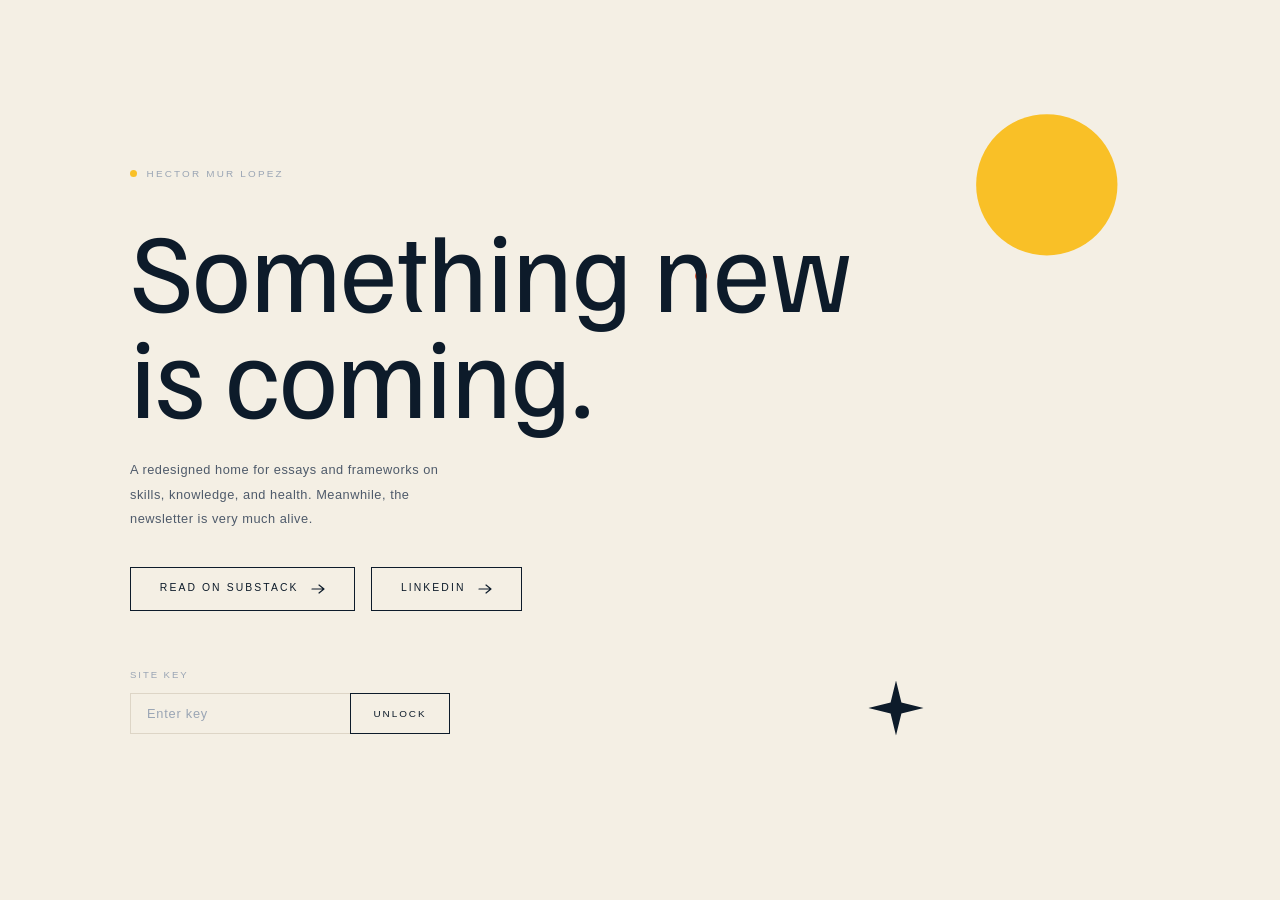
<file: index.html>
<!DOCTYPE html>
<html lang="en" data-motion="bold">
<head>
  <meta charset="UTF-8" />
  <meta name="viewport" content="width=device-width, initial-scale=1.0"/>
  <meta http-equiv="Content-Security-Policy" content="default-src 'self'; script-src 'self' https://gc.zgo.at; connect-src 'self' https://hmurlopez.goatcounter.com; img-src 'self' data: https://hmurlopez.goatcounter.com; frame-src https://hectormurlopez.substack.com; style-src 'self'; font-src 'self'; base-uri 'none'; form-action 'none'"/>
  <meta name="description" content="Hector Mur Lopez — writer and builder. Essays and frameworks on skills, knowledge, and health: how ordinary people create extraordinary lives."/>
  <!-- GATE: remove this noindex when the site launches publicly -->
  <meta name="robots" content="noindex"/>
  <title>Hector Mur Lopez</title>
  <link rel="icon" type="image/svg+xml" href="/icon.svg"/>
  <link rel="preload" href="/fonts/familjen-grotesk-latin-400-normal.woff2" as="font" type="font/woff2" crossorigin/>
  <link rel="stylesheet" href="/styles.css"/>

  <!-- Open Graph -->
  <meta property="og:type"        content="website"/>
  <meta property="og:url"         content="https://hectormurlopez.com"/>
  <meta property="og:title"       content="Hector Mur Lopez"/>
  <meta property="og:description" content="Writer and builder. Essays and frameworks on skills, knowledge, and health — how ordinary people create extraordinary lives."/>
  <meta property="og:image"       content="https://hectormurlopez.com/og-image.svg"/>
</head>
<body>

  <!-- GATE: coming-soon screen. To launch the site publicly, delete this
       whole #gate block and the noindex meta above — main.js boots the
       full site automatically when no gate is present. -->
  <div id="gate" class="gate">
    <div class="gate-art" aria-hidden="true">
      <svg class="gate-shape gate-sun" viewBox="0 0 100 100" focusable="false">
        <circle cx="50" cy="50" r="46" fill="#f9c027"/>
      </svg>
      <svg class="gate-shape gate-star" viewBox="0 0 100 100" focusable="false">
        <path d="M50 4 L59 41 L96 50 L59 59 L50 96 L41 59 L4 50 L41 41 Z" fill="#0d1b2a"/>
      </svg>
      <svg class="gate-shape gate-dot" viewBox="0 0 14 14" focusable="false">
        <circle cx="7" cy="7" r="7" fill="#d94f2b"/>
      </svg>
    </div>
    <div class="gate-content">
      <p class="gate-tag">Hector Mur Lopez</p>
      <h1 class="gate-title">Something new<br>is coming.</h1>
      <p class="gate-sub">A redesigned home for essays and frameworks on skills, knowledge, and health. Meanwhile, the newsletter is very much alive.</p>
      <div class="gate-links">
        <a class="hero-cta" href="https://hectormurlopez.substack.com" target="_blank" rel="noopener">
          Read on Substack
          <svg width="14" height="10" viewBox="0 0 14 10" fill="none" aria-hidden="true" focusable="false">
            <path d="M1 5h12M8 1l5 4-5 4" stroke="currentColor" stroke-width="1.2" stroke-linecap="round" stroke-linejoin="round"/>
          </svg>
        </a>
        <a class="hero-cta" href="https://www.linkedin.com/in/hector-mur-lopez/" target="_blank" rel="noopener">
          LinkedIn
          <svg width="14" height="10" viewBox="0 0 14 10" fill="none" aria-hidden="true" focusable="false">
            <path d="M1 5h12M8 1l5 4-5 4" stroke="currentColor" stroke-width="1.2" stroke-linecap="round" stroke-linejoin="round"/>
          </svg>
        </a>
      </div>
      <form class="gate-form" autocomplete="off">
        <label class="gate-label" for="gate-key">Site key</label>
        <div class="gate-row">
          <input class="gate-input" id="gate-key" type="password" name="key" placeholder="Enter key"/>
          <button class="gate-btn" type="submit">Unlock</button>
        </div>
        <p class="gate-error" hidden>That's not it — check the key and try again.</p>
      </form>
    </div>
  </div>

  <a class="skip-link" href="#main" hidden>Skip to content</a>

  <nav hidden>
    <div class="nav-left">
      <svg class="nav-progress" viewBox="0 0 32 32" aria-hidden="true" focusable="false">
        <circle cx="16" cy="16" r="13" fill="none" stroke="#ddd5c6" stroke-width="3.5"/>
        <circle class="nav-progress-fill" cx="16" cy="16" r="13" fill="none" stroke="#f9c027" stroke-width="3.5" stroke-linecap="round" transform="rotate(-90 16 16)"/>
      </svg>
      <a class="nav-name" href="#">Hector Mur Lopez</a>
    </div>
    <ul class="nav-links">
      <li><a href="#about">About</a></li>
      <li><a href="#portfolio">Portfolio</a></li>
      <li><a href="#writing">Writing</a></li>
      <li><a href="#contact">Contact</a></li>
    </ul>
  </nav>

  <main id="main" hidden>

  <!-- HERO -->
  <header class="hero">
    <div class="hero-art" aria-hidden="true">
      <svg class="shape shape-sun" viewBox="0 0 100 100" focusable="false">
        <circle cx="50" cy="50" r="46" fill="#f9c027"/>
      </svg>
      <svg class="shape shape-orbit" viewBox="0 0 100 100" focusable="false">
        <g class="orbit-group">
          <circle class="drawable" cx="50" cy="50" r="45" fill="none" stroke="#4a8fc4" stroke-width="2.5"/>
          <circle cx="50" cy="5" r="4.5" fill="#d94f2b"/>
        </g>
      </svg>
      <svg class="shape shape-star" viewBox="0 0 100 100" focusable="false">
        <path d="M50 4 L59 41 L96 50 L59 59 L50 96 L41 59 L4 50 L41 41 Z" fill="#0d1b2a"/>
      </svg>
      <svg class="shape shape-crescent" viewBox="0 0 100 100" focusable="false">
        <path d="M62 8 A44 44 0 1 0 62 92 A35 35 0 1 1 62 8 Z" fill="#d94f2b"/>
      </svg>
      <svg class="shape shape-blob" viewBox="0 0 110 100" focusable="false">
        <path d="M22 62 C8 34 36 8 62 14 C94 21 104 52 86 74 C66 96 34 92 22 62 Z" fill="#4a8fc4"/>
      </svg>
      <svg class="shape shape-dot" viewBox="0 0 14 14" focusable="false">
        <circle cx="7" cy="7" r="7" fill="#d94f2b"/>
      </svg>
      <svg class="shape shape-squiggle" viewBox="0 0 100 50" focusable="false">
        <path class="drawable" d="M4 26 C18 4 32 46 48 26 C64 6 78 46 96 24" fill="none" stroke="#0d1b2a" stroke-width="2.5" stroke-linecap="round"/>
      </svg>
    </div>
    <div class="hero-content">
      <p class="hero-tag">Personal Site</p>
      <h1 id="hero-title">Revolutionizing<br>the world <span class="dim">through</span><br>self-discovery.</h1>
      <div class="hero-body">
        <p class="hero-desc">Building systems for growth across the only three assets that can withstand all uncertainty.</p>
        <a href="#about" class="hero-cta">
          Explore
          <svg width="14" height="10" viewBox="0 0 14 10" fill="none" aria-hidden="true" focusable="false">
            <path class="drawable" d="M1 5h12M8 1l5 4-5 4" stroke="currentColor" stroke-width="1.2" stroke-linecap="round" stroke-linejoin="round"/>
          </svg>
        </a>
      </div>
    </div>
  </header>

  <div class="rule"></div>

  <!-- ABOUT -->
  <section class="section about-section" id="about" aria-labelledby="about-title">
    <span class="section-label">Who am I?</span>
    <h2 class="section-title" id="about-title">About Me</h2>
    <div class="about-body">
      <div class="about-bio">
        <p>I'm Hector, a writer and builder obsessed with one question: how do ordinary people create extraordinary lives?</p>
        <p>I spent years searching for shortcuts, only to find there are none. What there is, instead, is a method: build the right skills, acquire the right knowledge, and protect your health. Do that consistently, and compounding does the rest.</p>
        <p>Today I write, build, and share frameworks for deliberate growth. My goal is to close the gap between where you are and where you're capable of being, one honest idea at a time.</p>
        <p>I publish a weekly newsletter on Substack where I share the frameworks, ideas, and reflections that have shaped how I think and live. No noise, no hacks. Just the work.</p>
      </div>
      <div class="about-aside">
        <p class="about-highlight">"Create a positive spiral that changes the direction of your life."</p>
        <svg class="about-star" viewBox="0 0 44 44" aria-hidden="true" focusable="false">
          <path class="drawable" d="M22 3 L26 18 L41 22 L26 26 L22 41 L18 26 L3 22 L18 18 Z" fill="none" stroke="#f9c027" stroke-width="2.5" stroke-linejoin="round"/>
        </svg>
      </div>
    </div>
  </section>

  <div class="rule"></div>

  <!-- PILLARS -->
  <section class="section pillars-section" id="pillars" aria-label="The only three assets that matter">
    <span class="section-label">The Only 3 Assets that Matter</span>
    <ul class="pillars">
      <li class="pillar">
        <svg class="pillar-glyph" viewBox="0 0 34 34" aria-hidden="true" focusable="false">
          <circle class="drawable" cx="15" cy="19" r="11" fill="none" stroke="#0d1b2a" stroke-width="2"/>
          <path class="drawable" d="M20 14 L31 3" fill="none" stroke="#f9c027" stroke-width="2.5" stroke-linecap="round"/>
        </svg>
        <div class="pillar-index">01</div>
        <h3>Skills</h3>
        <p>Build an uncommon skillset through deliberate practice and lived experience.</p>
      </li>
      <li class="pillar">
        <svg class="pillar-glyph" viewBox="0 0 34 34" aria-hidden="true" focusable="false">
          <path class="drawable" d="M3 17 C8 8 26 8 31 17 C26 26 8 26 3 17 Z" fill="none" stroke="#0d1b2a" stroke-width="2" stroke-linejoin="round"/>
          <circle cx="17" cy="17" r="4" fill="#4a8fc4"/>
        </svg>
        <div class="pillar-index">02</div>
        <h3>Knowledge</h3>
        <p>Pay the ignorance debt that is stopping you from making the right decisions.</p>
      </li>
      <li class="pillar">
        <svg class="pillar-glyph" viewBox="0 0 34 34" aria-hidden="true" focusable="false">
          <path class="drawable" d="M4 29 A13 13 0 0 1 30 29" fill="none" stroke="#0d1b2a" stroke-width="2" stroke-linecap="round"/>
          <circle cx="17" cy="10" r="4" fill="#d94f2b"/>
        </svg>
        <div class="pillar-index">03</div>
        <h3>Health</h3>
        <p>Your body is your temple. If you don't treat it with respect, entropy will consume it.</p>
      </li>
    </ul>
  </section>

  <!-- STATEMENT -->
  <section class="statement" aria-label="Statement">
    <svg class="statement-shape statement-disc" viewBox="0 0 100 100" aria-hidden="true" focusable="false">
      <circle cx="50" cy="50" r="48" fill="#4a8fc4" opacity="0.28"/>
    </svg>
    <svg class="statement-shape statement-arc" viewBox="0 0 100 60" aria-hidden="true" focusable="false">
      <path d="M4 56 A46 46 0 0 1 96 56" fill="none" stroke="#f9c027" stroke-width="3" opacity="0.45" stroke-linecap="round"/>
    </svg>
    <p id="statement-text">Create a positive spiral that changes the direction of your life.</p>
  </section>

  <!-- PORTFOLIO -->
  <section class="section portfolio-section" id="portfolio" aria-labelledby="portfolio-title">
    <span class="section-label">Selected Work</span>
    <h2 class="section-title" id="portfolio-title">Portfolio</h2>
    <!-- Everything between these markers is generated from projects.json.
         Don't hand-edit it — edit projects.json and run
         `node scripts/build-projects.mjs`, or your changes get overwritten
         on the next deploy. -->
    <!-- projects:start -->
    <ul class="projects">
      <li class="project">
        <a class="project-card" href="/projects/project-one">
          <span class="project-index">01</span>
          <h3>PLACEHOLDER Project One</h3>
          <p>PLACEHOLDER — two or three sentences a stranger could read and understand what you made and why anyone would want it. This is the card text on the homepage, so it carries the whole project until someone clicks.</p>
          <ul class="project-tags" aria-label="Tags">
            <li class="tag">Hardware</li>
            <li class="tag">3D Printing</li>
          </ul>
          <span class="project-link">
            Prototype
            <svg width="14" height="10" viewBox="0 0 14 10" fill="none" aria-hidden="true" focusable="false">
            <path d="M1 5h12M8 1l5 4-5 4" stroke="currentColor" stroke-width="1.2" stroke-linecap="round" stroke-linejoin="round"/>
          </svg>
          </span>
        </a>
      </li>
      <li class="project">
        <a class="project-card" href="/projects/project-two">
          <span class="project-index">02</span>
          <h3>PLACEHOLDER Project Two</h3>
          <p>PLACEHOLDER — a second project to show the range of the layout. Delete this whole entry if you only have one project ready; the grid handles any number.</p>
          <ul class="project-tags" aria-label="Tags">
            <li class="tag">Software</li>
            <li class="tag">Tooling</li>
          </ul>
          <span class="project-link">
            In progress
            <svg width="14" height="10" viewBox="0 0 14 10" fill="none" aria-hidden="true" focusable="false">
            <path d="M1 5h12M8 1l5 4-5 4" stroke="currentColor" stroke-width="1.2" stroke-linecap="round" stroke-linejoin="round"/>
          </svg>
          </span>
        </a>
      </li>
      <li class="project">
        <a class="project-card" href="/projects/project-three">
          <span class="project-index">03</span>
          <h3>PLACEHOLDER Project Three</h3>
          <p>PLACEHOLDER — a third entry so the homepage grid is full. Not every project has to be a physical object; a framework or a body of writing works here too.</p>
          <ul class="project-tags" aria-label="Tags">
            <li class="tag">Framework</li>
            <li class="tag">Writing</li>
          </ul>
          <span class="project-link">
            Exploring
            <svg width="14" height="10" viewBox="0 0 14 10" fill="none" aria-hidden="true" focusable="false">
            <path d="M1 5h12M8 1l5 4-5 4" stroke="currentColor" stroke-width="1.2" stroke-linecap="round" stroke-linejoin="round"/>
          </svg>
          </span>
        </a>
      </li>
    </ul>
    <!-- projects:end -->
  </section>

  <div class="rule"></div>

  <!-- WRITING -->
  <section class="section writing-section" id="writing" aria-labelledby="writing-title">
    <span class="section-label">Latest Essays</span>
    <h2 class="section-title" id="writing-title">Writing</h2>
    <p class="writing-intro">Essays on growth, self-discovery, and building a life worth living. The latest from the newsletter, synced automatically.</p>
    <ul class="essays" hidden></ul>
    <div class="subscribe-box">
      <div>
        <h3>Get the newsletter</h3>
        <p>One honest essay a week. No noise, no hacks. Just the work.</p>
      </div>
      <div>
        <iframe
          src="https://hectormurlopez.substack.com/embed?bgcolor=f4efe4"
          class="substack-embed"
          height="150"
          frameborder="0"
          scrolling="no"
          title="Subscribe to the newsletter">
        </iframe>
        <a href="https://hectormurlopez.substack.com" class="substack-fallback" target="_blank" rel="noopener" aria-label="Read on Substack (opens in new tab)">
          Read on Substack &rarr;
        </a>
      </div>
    </div>
  </section>

  <div class="rule"></div>

  <!-- CONTACT -->
  <section class="section contact-section" id="contact" aria-labelledby="contact-title">
    <svg class="contact-sun" viewBox="0 0 100 100" aria-hidden="true" focusable="false">
      <circle class="drawable" cx="50" cy="50" r="20" fill="none" stroke="#d94f2b" stroke-width="2.5"/>
      <g class="sun-rays" fill="none" stroke="#d94f2b" stroke-width="2.5" stroke-linecap="round">
        <path class="drawable" d="M50 14 V4"/>
        <path class="drawable" d="M50 86 V96"/>
        <path class="drawable" d="M14 50 H4"/>
        <path class="drawable" d="M86 50 H96"/>
        <path class="drawable" d="M25 25 L18 18"/>
        <path class="drawable" d="M75 25 L82 18"/>
        <path class="drawable" d="M25 75 L18 82"/>
        <path class="drawable" d="M75 75 L82 82"/>
      </g>
    </svg>
    <span class="section-label">Get in touch</span>
    <h2 class="section-title" id="contact-title">Contact</h2>
    <div class="contact-links">
      <a href="https://www.linkedin.com/in/hector-mur-lopez/" class="contact-link" target="_blank" rel="noopener">
        <span class="contact-label">LinkedIn</span>
        <span class="contact-handle">Hector Mur Lopez</span>
      </a>
      <a href="https://substack.com/@hectormurlopez" class="contact-link" target="_blank" rel="noopener">
        <span class="contact-label">Substack</span>
        <span class="contact-handle">@hectormurlopez</span>
      </a>
    </div>
  </section>

  </main>

  <footer hidden>
    <span>&copy; 2026 Hector Mur Lopez</span>
    <a href="https://www.linkedin.com/in/hector-mur-lopez/" target="_blank" rel="noopener">LinkedIn</a>
  </footer>

  <script type="module" src="/js/main.js"></script>

  <!-- GoatCounter analytics (privacy-friendly) -->
  <script data-goatcounter="https://hmurlopez.goatcounter.com/count" async src="https://gc.zgo.at/count.js"></script>

</body>
</html>
</file>
<file: styles.css>
/* ==========================================================================
   hectormurlopez.com — shared stylesheet (index.html + 404.html)
   Palette: Miró-inspired editorial
   ========================================================================== */

/* Familjen Grotesk (SIL OFL, see /fonts/LICENSE) — warm rounded grotesque
   in the spirit of the original Coolvetica branding. The previously
   committed coolvetica.woff/.woff2 were corrupt (HTML pages, never loaded). */
@font-face {
  font-family: 'Familjen Grotesk';
  src: url('/fonts/familjen-grotesk-latin-400-normal.woff2') format('woff2'),
       url('/fonts/familjen-grotesk-latin-400-normal.woff') format('woff');
  font-weight: normal;
  font-style: normal;
  font-display: swap;
}

*, *::before, *::after { box-sizing: border-box; margin: 0; padding: 0; }

:root {
  --bg:     #f4efe4;   /* warm cream */
  --ink:    #0d1b2a;   /* deep navy */
  --accent: #f9c027;   /* Miró yellow */
  --blue:   #4a8fc4;   /* Miró blue */
  --red:    #d94f2b;   /* Miró red */
  --mid:    #4e5a6a;   /* blue-toned mid */
  --light:  #9aa5b4;   /* muted blue-gray */
  --line:   #ddd5c6;   /* warm divider */
  --display: 'Familjen Grotesk', 'Helvetica Neue', sans-serif;
}

html { scroll-behavior: smooth; overflow-x: clip; }

@media (prefers-reduced-motion: reduce) {
  html { scroll-behavior: auto; }
}

/* SKIP LINK */
.skip-link {
  position: absolute;
  top: -100%;
  left: 1rem;
  padding: 0.6rem 1.2rem;
  background: var(--ink);
  color: var(--bg);
  font-size: 0.72rem;
  letter-spacing: 0.1em;
  text-decoration: none;
  z-index: 200;
}
.skip-link:focus { top: 1rem; }

/* FOCUS */
:focus-visible {
  outline: 2px solid var(--blue);
  outline-offset: 3px;
}

body {
  background: var(--bg);
  color: var(--ink);
  font-family: 'Helvetica Neue', Helvetica, Arial, sans-serif;
  font-size: 13px;
  font-weight: 400;
  letter-spacing: 0.04em;
  line-height: 1.6;
  overflow-x: hidden;
}

/* Belt-and-braces: some elements set their own display, which would
   otherwise defeat the hidden attribute used by the coming-soon gate */
[hidden] { display: none !important; }

/* ==========================================================================
   COMING-SOON GATE (temporary — removed at launch)
   ========================================================================== */

.gate {
  position: relative;
  min-height: 100vh;
  display: flex;
  flex-direction: column;
  justify-content: center;
  padding: 4rem 2.5rem;
  max-width: 1100px;
  margin: 0 auto;
  overflow: hidden;
}

.gate-content { position: relative; z-index: 1; }

.gate-art { position: absolute; inset: 0; z-index: 0; pointer-events: none; }

.gate-shape { position: absolute; }
.gate-sun  { top: 12%; right: 6%;  width: clamp(90px, 12vw, 160px); height: auto; }
.gate-star { bottom: 18%; right: 24%; width: clamp(34px, 5vw, 60px); height: auto; }
.gate-dot  { top: 30%; left: 55%; width: 12px; height: 12px; }

.gate-tag {
  display: flex;
  align-items: center;
  gap: 0.6rem;
  font-size: 0.62rem;
  letter-spacing: 0.22em;
  text-transform: uppercase;
  color: var(--light);
  margin-bottom: 2rem;
}

.gate-tag::before {
  content: '';
  display: inline-block;
  width: 7px;
  height: 7px;
  background: var(--accent);
  border-radius: 50%;
}

.gate-title {
  font-family: var(--display);
  font-size: clamp(3rem, 9vw, 7rem);
  font-weight: normal;
  line-height: 0.95;
  letter-spacing: -0.01em;
  margin-bottom: 2rem;
}

.gate-sub {
  font-size: 0.8rem;
  color: var(--mid);
  line-height: 1.9;
  max-width: 44ch;
  margin-bottom: 2.2rem;
}

.gate-links { display: flex; gap: 1rem; flex-wrap: wrap; }

.gate-form { margin-top: 3.5rem; max-width: 320px; }

.gate-label {
  display: block;
  font-size: 0.6rem;
  letter-spacing: 0.2em;
  text-transform: uppercase;
  color: var(--light);
  margin-bottom: 0.7rem;
}

.gate-row { display: flex; }

.gate-input {
  flex: 1;
  min-width: 0;
  padding: 0.75rem 1rem;
  font-size: 0.8rem;
  font-family: inherit;
  letter-spacing: 0.06em;
  color: var(--ink);
  background: transparent;
  border: 1px solid var(--line);
  border-right: none;
}

.gate-input::placeholder { color: var(--light); }

.gate-btn {
  padding: 0.75rem 1.4rem;
  font-size: 0.62rem;
  font-family: inherit;
  letter-spacing: 0.2em;
  text-transform: uppercase;
  color: var(--ink);
  background: transparent;
  border: 1px solid var(--ink);
  cursor: pointer;
  transition: background 0.25s, color 0.25s;
}

.gate-btn:hover { background: var(--ink); color: var(--bg); }

.gate-error {
  margin-top: 0.8rem;
  font-size: 0.7rem;
  color: var(--red);
}

/* ==========================================================================
   NAV
   ========================================================================== */

nav {
  position: fixed;
  top: 0; left: 0; right: 0;
  z-index: 100;
  display: flex;
  justify-content: space-between;
  align-items: center;
  padding: 1.4rem 2.5rem;
  background: rgba(244, 239, 228, 0.92);
  backdrop-filter: blur(16px);
  -webkit-backdrop-filter: blur(16px);
  border-bottom: 1px solid var(--line);
}

.nav-left {
  display: flex;
  align-items: center;
  gap: 0.9rem;
}

.nav-name {
  font-family: var(--display);
  font-size: 1rem;
  letter-spacing: 0.06em;
  text-decoration: none;
  color: var(--ink);
}

/* Scroll-progress motif — decorative, revealed by JS in bold mode only */
.nav-progress {
  display: none;
  width: 16px;
  height: 16px;
  flex-shrink: 0;
}
.nav-progress.active { display: block; }

.nav-links {
  display: flex;
  gap: 1.8rem;
  list-style: none;
}

.nav-links a {
  font-size: 0.66rem;
  letter-spacing: 0.14em;
  text-transform: uppercase;
  text-decoration: none;
  color: var(--light);
  transition: color 0.2s;
}

.nav-links a:hover { color: var(--blue); }

/* ==========================================================================
   HERO
   ========================================================================== */

.hero {
  position: relative;
  min-height: 100vh;
  display: flex;
  flex-direction: column;
  justify-content: center;
  padding: 10rem 2.5rem 4rem;
  max-width: 1100px;
  margin: 0 auto;
}

.hero-content { position: relative; z-index: 1; }

.hero-tag {
  display: flex;
  align-items: center;
  gap: 0.6rem;
  font-size: 0.62rem;
  letter-spacing: 0.22em;
  text-transform: uppercase;
  color: var(--light);
  margin-bottom: 2rem;
}

.hero-tag::before {
  content: '';
  display: inline-block;
  width: 7px;
  height: 7px;
  background: var(--accent);
  border-radius: 50%;
  flex-shrink: 0;
}

.hero h1 {
  font-family: var(--display);
  font-size: clamp(3.5rem, 10vw, 8rem);
  font-weight: normal;
  line-height: 0.95;
  letter-spacing: -0.01em;
  color: var(--ink);
  margin-bottom: 2.5rem;
}

.hero h1 .dim { color: var(--light); }

/* JS text-splitting wraps words (.w) and characters (.c) for reveals */
.hero h1 .w { display: inline-block; }
.hero h1 .c { display: inline-block; }

.hero-body {
  display: flex;
  align-items: flex-end;
  justify-content: space-between;
  gap: 2rem;
  flex-wrap: wrap;
}

.hero-desc {
  font-size: 0.8rem;
  color: var(--mid);
  line-height: 1.9;
  max-width: 38ch;
}

.hero-cta {
  display: inline-flex;
  align-items: center;
  gap: 0.8rem;
  padding: 0.8rem 1.8rem;
  border: 1px solid var(--ink);
  text-decoration: none;
  color: var(--ink);
  font-size: 0.65rem;
  letter-spacing: 0.2em;
  text-transform: uppercase;
  white-space: nowrap;
  transition: background 0.25s, color 0.25s, border-color 0.25s;
  flex-shrink: 0;
}

.hero-cta:hover { background: var(--ink); color: var(--bg); }
.hero-cta svg { transition: transform 0.25s; }
.hero-cta:hover svg { transform: translateX(4px); }

/* --- Hero constellation of Miró shapes (decorative) ------------------- */

.hero-art {
  position: absolute;
  inset: 0;
  z-index: 0;
  pointer-events: none;
  overflow: hidden;
}

.shape { position: absolute; pointer-events: none; }

/* Inner geometry animates independently of the outer svg (drift/orbit/
   breathing vs. cursor parallax) — center transforms on the shape itself */
.shape circle, .shape path, .shape g {
  transform-box: fill-box;
  transform-origin: center;
}

.shape-sun      { top: 16%;  right: 4%;   width: clamp(90px, 12vw, 170px);  height: auto; }
.shape-orbit    { top: 52%;  right: 14%;  width: clamp(70px, 9vw, 130px);   height: auto; }
.shape-star     { top: 10%;  left: 46%;   width: clamp(36px, 5vw, 64px);    height: auto; }
.shape-crescent { bottom: 14%; right: 30%; width: clamp(40px, 6vw, 76px);   height: auto; }
.shape-blob     { bottom: -7%; left: -4%;  width: clamp(80px, 11vw, 150px); height: auto; }
.shape-dot      { top: 34%;  right: 26%;  width: 14px; height: 14px; }
.shape-squiggle { top: 70%;  left: 34%;   width: clamp(70px, 10vw, 140px);  height: auto; }

/* Calm mode keeps only two quiet shapes; JS never activates the rest */
[data-motion="calm"] .shape-star,
[data-motion="calm"] .shape-crescent,
[data-motion="calm"] .shape-dot,
[data-motion="calm"] .shape-squiggle,
[data-motion="calm"] .shape-orbit { display: none; }

/* ==========================================================================
   SHARED SECTION PIECES
   ========================================================================== */

.rule {
  width: 100%;
  height: 1px;
  background: var(--line);
  transform-origin: left center;
}

.section-label {
  font-size: 0.6rem;
  letter-spacing: 0.26em;
  text-transform: uppercase;
  color: var(--blue);
  margin-bottom: 4rem;
  display: block;
}

.section {
  max-width: 1100px;
  margin: 0 auto;
  padding: 6rem 2.5rem;
  position: relative;
}

/* Anchored sections stop below the fixed nav */
.section, .statement { scroll-margin-top: 4.2rem; }

.section-title {
  font-family: var(--display);
  font-weight: normal;
  line-height: 0.95;
  letter-spacing: -0.01em;
}

/* ==========================================================================
   ABOUT
   ========================================================================== */

.about-section h2 {
  font-size: clamp(3rem, 7vw, 6rem);
  margin-bottom: 3.5rem;
}

.about-body {
  display: grid;
  grid-template-columns: 1fr 1fr;
  gap: 5rem;
  align-items: start;
}

.about-bio p {
  font-size: 0.82rem;
  line-height: 1.95;
  color: var(--mid);
  margin-bottom: 1.4rem;
}

.about-bio p:last-child { margin-bottom: 0; }

.about-aside { position: relative; }

.about-highlight {
  font-family: var(--display);
  font-size: 1.75rem;
  font-weight: normal;
  line-height: 1.2;
  color: var(--ink);
  border-left: 3px solid var(--accent);
  padding-left: 1.6rem;
  transform-origin: top center;
}

.about-star {
  display: block;
  width: 44px;
  height: auto;
  margin-top: 2rem;
  margin-left: 1.6rem;
}

/* ==========================================================================
   PILLARS
   ========================================================================== */

.pillars {
  display: grid;
  grid-template-columns: repeat(3, 1fr);
  list-style: none;
}

.pillar {
  padding: 2.5rem 2rem 2.5rem 0;
  border-right: 1px solid var(--line);
}

.pillar:last-child { border-right: none; padding-right: 0; }
.pillar:not(:first-child) { padding-left: 2rem; }

.pillar-glyph {
  display: block;
  width: 34px;
  height: 34px;
  margin-bottom: 1.6rem;
}

.pillar-index {
  font-size: 0.58rem;
  letter-spacing: 0.2em;
  color: var(--accent);
  margin-bottom: 2rem;
  text-transform: uppercase;
}

.pillar h3 {
  font-family: var(--display);
  font-size: 2.2rem;
  font-weight: normal;
  letter-spacing: 0.01em;
  margin-bottom: 1rem;
}

.pillar p {
  font-size: 0.76rem;
  line-height: 1.85;
  color: var(--mid);
}

/* ==========================================================================
   STATEMENT
   ========================================================================== */

.statement {
  position: relative;
  background: var(--ink);
  color: var(--bg);
  padding: 8rem 2.5rem;
  text-align: center;
  overflow: hidden;
}

.statement p {
  position: relative;
  z-index: 1;
  font-family: var(--display);
  font-size: clamp(2.4rem, 6vw, 5rem);
  font-weight: normal;
  line-height: 1.05;
  max-width: 800px;
  margin: 0 auto;
}

.statement p .w { display: inline-block; }

.statement-shape { position: absolute; pointer-events: none; z-index: 0; }
.statement-disc { top: -12%; left: 6%;  width: clamp(120px, 16vw, 220px); height: auto; }
.statement-arc  { bottom: -18%; right: 8%; width: clamp(140px, 18vw, 260px); height: auto; }

[data-motion="calm"] .statement-shape { display: none; }

/* ==========================================================================
   PORTFOLIO
   ========================================================================== */

.portfolio-section h2 {
  font-size: clamp(2.4rem, 5vw, 4rem);
  margin-bottom: 3rem;
}

.projects {
  display: grid;
  grid-template-columns: repeat(3, 1fr);
  list-style: none;
  border-top: 1px solid var(--line);
}

.project {
  border-right: 1px solid var(--line);
}

.project:last-child { border-right: none; }

.project-card {
  display: flex;
  flex-direction: column;
  gap: 1.1rem;
  height: 100%;
  padding: 2.5rem 2rem 2.5rem 0;
  text-decoration: none;
  color: inherit;
  transition: transform 0.25s ease;
}

.project:not(:first-child) .project-card { padding-left: 2rem; }
.project:last-child .project-card { padding-right: 0; }

.project-card:hover,
.project-card:focus-visible { transform: translateY(-5px); }

.project-index {
  font-size: 0.58rem;
  letter-spacing: 0.2em;
  color: var(--red);
  text-transform: uppercase;
}

.project-card h3 {
  font-family: var(--display);
  font-size: 1.9rem;
  font-weight: normal;
  line-height: 1.05;
  transition: color 0.2s;
}

.project-card:hover h3,
.project-card:focus-visible h3 { color: var(--blue); }

.project-card p {
  font-size: 0.76rem;
  line-height: 1.85;
  color: var(--mid);
  flex: 1;
}

.project-tags {
  display: flex;
  flex-wrap: wrap;
  gap: 0.5rem;
  list-style: none;
}

.tag {
  font-size: 0.55rem;
  letter-spacing: 0.16em;
  text-transform: uppercase;
  color: var(--mid);
  border: 1px solid var(--line);
  border-radius: 999px;
  padding: 0.3rem 0.75rem;
}

.project-link {
  display: inline-flex;
  align-items: center;
  gap: 0.6rem;
  font-size: 0.62rem;
  letter-spacing: 0.18em;
  text-transform: uppercase;
  color: var(--ink);
}

.project-card svg { transition: transform 0.25s; }
.project-card:hover svg,
.project-card:focus-visible svg { transform: translateX(4px); }

/* ==========================================================================
   WRITING
   ========================================================================== */

.writing-section h2 {
  font-size: clamp(2.4rem, 5vw, 4rem);
  margin-bottom: 1.2rem;
}

.writing-intro {
  font-size: 0.78rem;
  color: var(--mid);
  line-height: 1.9;
  max-width: 44ch;
  margin-bottom: 3.5rem;
}

.essays {
  list-style: none;
  margin-bottom: 4rem;
}

.essays li { border-top: 1px solid var(--line); }
.essays li:last-child { border-bottom: 1px solid var(--line); }

.essay-card {
  display: grid;
  grid-template-columns: 9rem 1fr auto;
  gap: 2rem;
  align-items: baseline;
  padding: 1.8rem 0;
  text-decoration: none;
  color: inherit;
}

.essay-card time {
  font-size: 0.6rem;
  letter-spacing: 0.18em;
  text-transform: uppercase;
  color: var(--light);
}

.essay-card h3 {
  font-family: var(--display);
  font-size: 1.55rem;
  font-weight: normal;
  line-height: 1.1;
  margin-bottom: 0.45rem;
  transition: color 0.2s;
}

.essay-card:hover h3,
.essay-card:focus-visible h3 { color: var(--blue); }

.essay-card p {
  font-size: 0.74rem;
  line-height: 1.8;
  color: var(--mid);
  max-width: 62ch;
}

.essay-arrow {
  color: var(--light);
  transition: transform 0.25s, color 0.2s;
}

.essay-card:hover .essay-arrow,
.essay-card:focus-visible .essay-arrow { transform: translateX(4px); color: var(--blue); }

.subscribe-box {
  display: flex;
  align-items: center;
  justify-content: space-between;
  gap: 3rem;
  flex-wrap: wrap;
  border: 1px solid var(--line);
  padding: 2.5rem;
}

.subscribe-box h3 {
  font-family: var(--display);
  font-size: 1.9rem;
  font-weight: normal;
  line-height: 1.05;
  margin-bottom: 0.6rem;
}

.subscribe-box > div:first-child p {
  font-size: 0.74rem;
  color: var(--mid);
  line-height: 1.85;
  max-width: 38ch;
}

.substack-embed {
  border: none;
  background: transparent;
  width: 480px;
  max-width: 100%;
  display: block;
}

.substack-fallback {
  display: block;
  margin-top: 1rem;
  font-size: 0.62rem;
  letter-spacing: 0.16em;
  text-transform: uppercase;
  color: var(--light);
  text-decoration: none;
  transition: color 0.2s;
}

.substack-fallback:hover { color: var(--ink); }

/* ==========================================================================
   CONTACT
   ========================================================================== */

.contact-section h2 {
  font-size: clamp(2.4rem, 5vw, 4rem);
  margin-bottom: 3rem;
}

.contact-links {
  display: grid;
  grid-template-columns: repeat(2, 1fr);
  border-top: 1px solid var(--line);
}

.contact-link {
  display: flex;
  flex-direction: column;
  gap: 0.6rem;
  padding: 2rem 2rem 2rem 0;
  border-right: 1px solid var(--line);
  text-decoration: none;
  color: inherit;
}

.contact-link:last-child { border-right: none; padding-right: 0; }
.contact-link:not(:first-child) { padding-left: 2rem; }

.contact-label {
  font-size: 0.6rem;
  letter-spacing: 0.2em;
  text-transform: uppercase;
  color: var(--light);
  transition: color 0.2s;
}

.contact-handle {
  font-family: var(--display);
  font-size: 1.65rem;
  font-weight: normal;
  line-height: 1;
  color: var(--ink);
  transition: color 0.2s;
}

.contact-link:hover .contact-label,
.contact-link:hover .contact-handle { color: var(--blue); }

.contact-sun {
  position: absolute;
  right: 2.5rem;
  top: 4.5rem;
  width: clamp(70px, 9vw, 120px);
  height: auto;
  pointer-events: none;
}

/* ==========================================================================
   FOOTER
   ========================================================================== */

footer {
  border-top: 1px solid var(--line);
  padding: 2rem 2.5rem;
  display: flex;
  justify-content: space-between;
  align-items: center;
  flex-wrap: wrap;
  gap: 1rem;
}

footer span, footer a {
  font-size: 0.6rem;
  letter-spacing: 0.16em;
  text-transform: uppercase;
  color: var(--light);
  text-decoration: none;
  transition: color 0.2s;
}

footer a:hover { color: var(--ink); }

/* ==========================================================================
   404 PAGE
   ========================================================================== */

.page-404 {
  min-height: 100vh;
  display: flex;
  flex-direction: column;
}

.page-404 nav { position: static; }

.page-404 main {
  flex: 1;
  display: flex;
  flex-direction: column;
  justify-content: center;
  padding: 4rem 2.5rem;
  max-width: 1100px;
  margin: 0 auto;
  width: 100%;
}

.page-404 .section-label { margin-bottom: 2rem; }

.page-404 h1 {
  font-family: var(--display);
  font-size: clamp(5rem, 18vw, 14rem);
  font-weight: normal;
  line-height: 0.9;
  letter-spacing: -0.02em;
  color: var(--ink);
  margin-bottom: 2rem;
}

.page-404 h1 span { color: var(--light); }

.page-404 main > p {
  font-size: 0.82rem;
  color: var(--mid);
  line-height: 1.9;
  max-width: 38ch;
  margin-bottom: 2.5rem;
}

.home-link {
  display: inline-flex;
  align-items: center;
  gap: 0.8rem;
  padding: 0.8rem 1.8rem;
  border: 1px solid var(--ink);
  text-decoration: none;
  color: var(--ink);
  font-size: 0.65rem;
  letter-spacing: 0.2em;
  text-transform: uppercase;
  transition: background 0.25s, color 0.25s;
  align-self: flex-start;
}

.home-link:hover { background: var(--ink); color: var(--bg); }

/* ==========================================================================
   PROJECT PAGES  (generated by scripts/build-projects.mjs)
   ========================================================================== */

/* Pre-launch gate for generated pages. js/gate.js adds .unlocked once the
   key checks out, so gated content never flashes before the redirect. This
   fails closed by design — no JS means no content. The attribute disappears
   from the markup entirely once "gated" is false in projects.json. */
html[data-gated="true"]:not(.unlocked) body { visibility: hidden; }

.project-hero, .index-hero { padding-top: 9rem; padding-bottom: 3.5rem; }

.project-title {
  font-family: var(--display);
  font-size: clamp(2.8rem, 7vw, 6rem);
  font-weight: normal;
  line-height: 0.95;
  letter-spacing: -0.01em;
  margin-bottom: 1.5rem;
}

.project-tagline {
  font-size: 0.95rem;
  line-height: 1.8;
  color: var(--mid);
  max-width: 52ch;
  margin-bottom: 2rem;
}

.project-hero .project-tags { margin-bottom: 2.5rem; }

.project-meta {
  display: flex;
  flex-wrap: wrap;
  gap: 3rem;
  border-top: 1px solid var(--line);
  padding-top: 1.75rem;
}

.meta-item dt, .spec dt {
  font-size: 0.55rem;
  letter-spacing: 0.2em;
  text-transform: uppercase;
  color: var(--light);
  margin-bottom: 0.5rem;
}

.meta-item dd, .spec dd {
  font-size: 0.8rem;
  color: var(--ink);
  line-height: 1.6;
}

/* Shared prose column */
.prose { max-width: 60ch; }

.prose p {
  font-size: 0.85rem;
  line-height: 1.95;
  color: var(--mid);
  margin-bottom: 1.4rem;
}

.prose p:last-child { margin-bottom: 0; }

.problem-section h2, .outcome-section h2,
.process-section h2, .learnings-section h2,
.gallery-section h2 {
  font-size: clamp(2.2rem, 5vw, 3.6rem);
  margin-bottom: 2.5rem;
}

/* SPECS ------------------------------------------------------------------ */

.specs {
  display: grid;
  grid-template-columns: repeat(auto-fit, minmax(180px, 1fr));
  gap: 2rem;
  margin-top: 3.5rem;
  border-top: 1px solid var(--line);
  padding-top: 2rem;
}

/* PROCESS TIMELINE ------------------------------------------------------- */

.process-intro {
  font-size: 0.78rem;
  color: var(--mid);
  line-height: 1.9;
  max-width: 44ch;
  margin: -1.5rem 0 3.5rem;
}

.steps {
  --track-scale: 1;
  list-style: none;
  position: relative;
  padding-left: 2.5rem;
}

/* The spine. Scales from the top as you scroll (js/project.js drives
   --track-scale); with no JS it just sits at full height. */
.steps::before {
  content: '';
  position: absolute;
  left: 5px;
  top: 0.55rem;
  bottom: 0.55rem;
  width: 1px;
  background: var(--line);
  transform: scaleY(var(--track-scale));
  transform-origin: top center;
}

.step { position: relative; padding-bottom: 3.5rem; }
.step:last-child { padding-bottom: 0; }

.step-marker {
  position: absolute;
  left: -2.5rem;
  top: 0.4rem;
  width: 11px;
  height: 11px;
  border-radius: 50%;
  background: var(--bg);
  border: 2px solid var(--light);
}

.step-worked  .step-marker { border-color: var(--blue);   background: var(--blue); }
.step-partial .step-marker { border-color: var(--accent); background: var(--accent); }
.step-failed  .step-marker { border-color: var(--red);    background: var(--bg); }

.step-head {
  display: flex;
  align-items: center;
  gap: 1rem;
  margin-bottom: 0.9rem;
}

.step-phase {
  font-size: 0.58rem;
  letter-spacing: 0.2em;
  text-transform: uppercase;
  color: var(--light);
}

.step-verdict {
  font-size: 0.52rem;
  letter-spacing: 0.16em;
  text-transform: uppercase;
  border: 1px solid currentColor;
  border-radius: 999px;
  padding: 0.22rem 0.7rem;
}

.step-worked  .step-verdict { color: var(--blue); }
.step-partial .step-verdict { color: #a8791a; }  /* yellow is unreadable on cream */
.step-failed  .step-verdict { color: var(--red); }

.step-body h3 {
  font-family: var(--display);
  font-size: 1.6rem;
  font-weight: normal;
  line-height: 1.15;
  margin-bottom: 0.9rem;
}

.step-body > p {
  font-size: 0.8rem;
  line-height: 1.9;
  color: var(--mid);
  max-width: 58ch;
}

.step-outcome {
  margin-top: 1.1rem;
  padding-left: 1.1rem;
  border-left: 2px solid var(--line);
}

.step-failed .step-outcome { border-left-color: var(--red); }

.step-outcome-label {
  display: block;
  font-size: 0.52rem;
  letter-spacing: 0.2em;
  text-transform: uppercase;
  color: var(--light);
  margin-bottom: 0.35rem;
}

/* FIGURES ---------------------------------------------------------------- */

.project-figure, .step-figure, .gallery-figure { margin-top: 1.75rem; }

.project-figure img, .step-figure img, .gallery-figure img {
  display: block;
  width: 100%;
  height: auto;
  border: 1px solid var(--line);
}

figcaption {
  font-size: 0.65rem;
  line-height: 1.7;
  color: var(--light);
  margin-top: 0.7rem;
}

.gallery {
  display: grid;
  grid-template-columns: repeat(auto-fit, minmax(280px, 1fr));
  gap: 2rem;
}

.gallery-figure { margin-top: 0; }

/* OUTCOME ---------------------------------------------------------------- */

.metrics {
  display: grid;
  grid-template-columns: repeat(auto-fit, minmax(160px, 1fr));
  gap: 2rem;
  list-style: none;
  margin-top: 3.5rem;
  border-top: 1px solid var(--line);
  padding-top: 2.5rem;
}

.metric-value {
  display: block;
  font-family: var(--display);
  font-size: 2.8rem;
  line-height: 1;
  color: var(--ink);
  margin-bottom: 0.6rem;
}

.metric-label {
  font-size: 0.58rem;
  letter-spacing: 0.18em;
  text-transform: uppercase;
  color: var(--light);
}

.project-links {
  display: flex;
  flex-wrap: wrap;
  gap: 1rem;
  margin-top: 3rem;
}

/* LESSONS ---------------------------------------------------------------- */

.learnings { list-style: none; max-width: 62ch; }

.learnings li {
  display: grid;
  grid-template-columns: 3rem 1fr;
  gap: 1rem;
  padding: 1.5rem 0;
  border-bottom: 1px solid var(--line);
}

.learnings li:last-child { border-bottom: none; }

.learning-index {
  font-size: 0.58rem;
  letter-spacing: 0.2em;
  color: var(--accent);
  padding-top: 0.35rem;
}

.learnings p {
  font-size: 0.82rem;
  line-height: 1.9;
  color: var(--mid);
}

/* PAGER ------------------------------------------------------------------ */

.pager {
  display: flex;
  justify-content: space-between;
  gap: 2rem;
  padding-top: 3.5rem;
  padding-bottom: 3.5rem;
}

.pager-link {
  display: flex;
  flex-direction: column;
  gap: 0.5rem;
  text-decoration: none;
  color: inherit;
  max-width: 45%;
}

.pager-next { text-align: right; align-items: flex-end; }

.pager-label {
  font-size: 0.55rem;
  letter-spacing: 0.2em;
  text-transform: uppercase;
  color: var(--light);
}

.pager-title {
  font-family: var(--display);
  font-size: 1.35rem;
  line-height: 1.2;
  transition: color 0.2s;
}

.pager-link:hover .pager-title { color: var(--blue); }

/* INDEX GRID ------------------------------------------------------------- */

/* The homepage grid is a fixed 3-up; the index page wraps to any count. */
.projects-index { grid-template-columns: repeat(auto-fill, minmax(260px, 1fr)); }

.projects-index .project {
  border-bottom: 1px solid var(--line);
}

.projects-more { margin-top: 3rem; }

/* ==========================================================================
   RESPONSIVE
   ========================================================================== */

@media (max-width: 900px) {
  .nav-links { gap: 1.2rem; }
  .nav-links a { font-size: 0.6rem; }
}

@media (max-width: 640px) {
  nav { padding: 1.1rem 1rem; }
  .nav-name { font-size: 0.85rem; }
  .nav-progress { display: none; }
  .nav-progress.active { display: none; }
  .nav-links { gap: 0.7rem; }
  .nav-links a { font-size: 0.52rem; letter-spacing: 0.08em; }

  .section { padding: 5rem 1.5rem; }
  .hero { padding: 8rem 1.5rem 4rem; }
  .hero h1 { font-size: clamp(2.7rem, 9vw, 8rem); }

  /* Quieter hero constellation on small screens */
  .shape-orbit, .shape-squiggle, .shape-dot { display: none; }
  .shape-sun  { top: 10%; right: -6%; }
  .shape-blob { bottom: 8%; left: -12%; }

  .pillars { grid-template-columns: 1fr; }
  .pillar { border-right: none; border-bottom: 1px solid var(--line); padding: 2rem 0 !important; }
  .pillar:last-child { border-bottom: none; }

  .about-body { grid-template-columns: 1fr; gap: 2.5rem; }

  .projects { grid-template-columns: 1fr; }
  .project { border-right: none; border-bottom: 1px solid var(--line); }
  .project:last-child { border-bottom: none; }
  .project-card { padding: 2rem 0 !important; }

  .essay-card {
    grid-template-columns: 1fr;
    gap: 0.6rem;
    padding: 1.6rem 0;
  }
  .essay-arrow { display: none; }

  .subscribe-box { padding: 1.8rem 1.5rem; }

  .contact-links { grid-template-columns: 1fr; }
  .contact-link {
    border-right: none;
    border-bottom: 1px solid var(--line);
    padding: 1.5rem 0 !important;
  }
  .contact-link:last-child { border-bottom: none; }

  .contact-sun { right: 1rem; top: 3.5rem; opacity: 0.5; }

  /* PROJECT PAGES */
  .project-hero, .index-hero { padding-top: 7rem; }
  .project-meta { gap: 1.5rem 2rem; }
  .steps { padding-left: 1.75rem; }
  .step-marker { left: -1.75rem; }
  .step { padding-bottom: 2.5rem; }
  .step-head { flex-wrap: wrap; gap: 0.6rem; }
  .gallery { grid-template-columns: 1fr; }
  .metrics { gap: 1.5rem; }
  .metric-value { font-size: 2.2rem; }
  .learnings li { grid-template-columns: 2rem 1fr; gap: 0.75rem; }

  .pager { flex-direction: column; gap: 2rem; }
  .pager-link { max-width: 100%; }
  .pager-next { text-align: left; align-items: flex-start; }

  .projects-index { grid-template-columns: 1fr; }
  .project-links { flex-direction: column; align-items: flex-start; }
}
</file>
